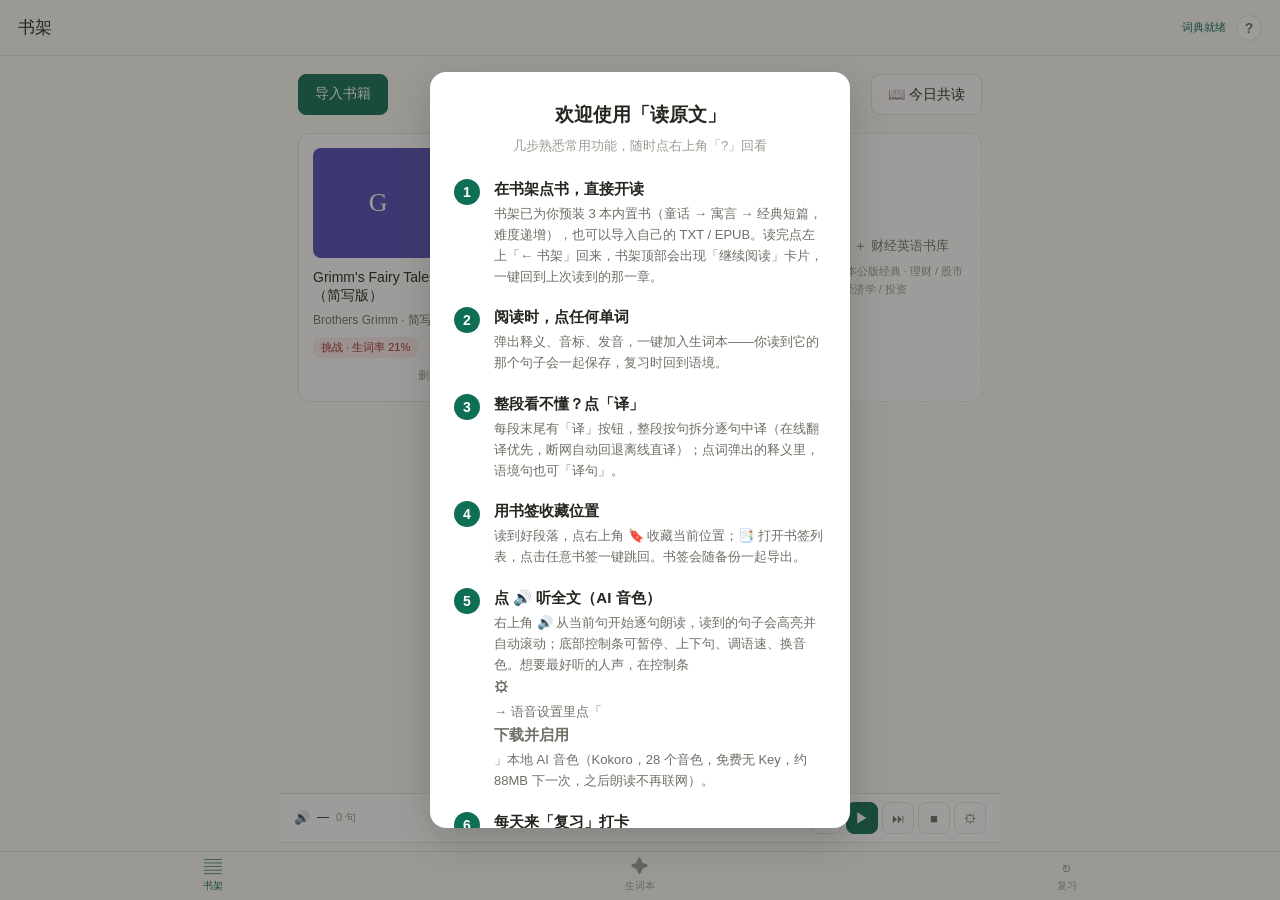
<file: index.html>
<!DOCTYPE html>
<html lang="zh-CN">
<head>
<meta charset="UTF-8">
<meta name="viewport" content="width=device-width, initial-scale=1.0, viewport-fit=cover">
<meta name="theme-color" content="#FAF9F5">
<link rel="icon" href="data:,">
<title>读原文 · 英文辅助阅读</title>
<link rel="stylesheet" href="css/app.css">
</head>
<body>
<header id="topbar">
  <h1 id="page-title">书架</h1>
  <div class="topbar-right">
    <span id="dict-status" class="dict-status">词典加载中…</span>
    <button id="btn-guide" class="btn-guide" title="使用指引">?</button>
  </div>
</header>

<main id="views">

  <section id="view-shelf" class="view">
    <div class="shelf-toolbar">
      <button id="btn-import" class="btn btn-primary">导入书籍</button>
      <input type="file" id="file-input" accept=".txt,.epub" multiple hidden>
      <a class="btn" href="daily/" style="margin-left:auto;text-decoration:none" title="点词即入生词本的每日共读页">📖 今日共读</a>
    </div>
    <div id="shelf-continue" hidden></div>
    <div id="shelf-grid" class="shelf-grid"></div>
    <div id="shelf-empty" class="empty-hint">
      <p>书架还是空的</p>
      <p class="sub">导入 TXT / EPUB，或点击下方示例书开始</p>
    </div>
  </section>

  <section id="view-reader" class="view">
    <div class="reader-toolbar">
      <button id="btn-back" class="btn btn-ghost">← 书架</button>
      <div class="reader-meta">
        <span id="rd-title"></span>
        <span id="rd-chapter"></span>
      </div>
      <div class="reader-actions">
        <button id="btn-tts" class="btn btn-ghost" title="朗读本章">🔊</button>
        <button id="btn-bookmark" class="btn btn-ghost" title="收藏当前位置">🔖</button>
        <button id="btn-bookmark-list" class="btn btn-ghost" title="书签列表">📑</button>
        <button id="btn-font-minus" class="btn btn-ghost" title="缩小字号">A-</button>
        <button id="btn-font-plus" class="btn btn-ghost" title="放大字号">A+</button>
      </div>
    </div>
    <div id="feature-tip" hidden>
      <div class="ft-msg">
        <b>💡 朗读 + 句子翻译 + 书签</b>
        <p>右上角 <b>🔊</b> 一键朗读整章（AI 神经音色逐句跟读，读到哪高亮到哪）；每段末尾的「<b>读</b>」从本段开始，「<b>译</b>」按钮 = 整段逐句中译；点词弹出的释义里也能「<b>译句</b>」。控制条 <b>⚙</b> 里可调语速、换音色，也能「下载并启用」本地 AI 音色（Kokoro，28 个音色）。右上角 <b>🔖</b> 收藏当前位置，<b>📑</b> 打开书签列表一键跳回。</p>
      </div>
      <button id="feature-tip-close" class="btn btn-ghost">知道了</button>
    </div>
    <div class="reader-progress"><div id="progress-bar"></div></div>
    <article id="reader-content" class="reader-content"></article>
    <div class="reader-nav">
      <button id="btn-prev-ch" class="btn">上一章</button>
      <span id="ch-pos"></span>
      <button id="btn-next-ch" class="btn">下一章</button>
    </div>
  </section>

  <section id="view-words" class="view">
    <div class="words-mode">
      <button id="btn-mode-list" class="mode-btn active">列表</button>
      <button id="btn-mode-flash" class="mode-btn">闪卡</button>
    </div>

    <div id="words-panel-list">
      <div class="words-summary" id="words-summary"></div>
      <div id="words-list" class="words-list"></div>
      <div id="words-empty" class="empty-hint"><p>生词本还是空的</p><p class="sub">阅读时点词加入，语境会一起保存</p></div>
      <div class="words-toolbar">
        <button id="btn-backup-export" class="btn btn-ghost">⬇ 导出备份</button>
        <button id="btn-backup-import" class="btn btn-ghost">⬆ 导入备份</button>
        <button id="btn-clear-tr" class="btn btn-ghost">🧹 清空翻译缓存</button>
        <input type="file" id="backup-file" accept=".json,application/json" hidden>
        <p class="backup-hint">换浏览器 / 换手机时：先在这里「导出备份」，再到新浏览器「导入备份」。生词、复习进度、阅读进度都会带走。</p>
        <p class="backup-hint" id="backup-status"></p>
      </div>
    </div>

    <div id="words-panel-flash" hidden>
      <div class="flash-topbar">
        <span id="fc-counter"></span>
        <button id="fc-quit" class="btn btn-ghost">退出闪卡</button>
      </div>
      <div id="flash-card" class="flash-card" hidden></div>
      <div id="flash-empty" class="empty-hint"><p>没有可刷的生词</p><p class="sub">先去阅读，点词加入生词本</p></div>
    </div>
  </section>

  <section id="view-review" class="view">
    <div id="review-home">
      <div class="review-stats" id="review-stats"></div>
      <button id="btn-start-review" class="btn btn-primary btn-big">开始复习</button>
    </div>
    <div id="review-session" hidden>
      <div class="review-progress"><span id="rv-counter"></span></div>
      <div id="review-card" class="review-card"></div>
      <div class="review-actions">
        <button id="rv-submit" class="btn btn-primary">提交</button>
        <button id="rv-next" class="btn btn-primary" hidden>下一题</button>
        <button id="rv-skip" class="btn btn-ghost">跳过</button>
        <button id="rv-quit" class="btn btn-ghost">结束</button>
      </div>
    </div>
  </section>

</main>

<div id="tts-bar" hidden>
  <div class="tts-meta">
    <span class="tts-dot">🔊</span>
    <span id="tts-voice" class="tts-voice-label">—</span>
    <span id="tts-pos" class="tts-pos">0 句</span>
  </div>
  <div class="tts-btns">
    <button id="tts-prev" class="tts-btn" title="上一句" aria-label="上一句">⏮</button>
    <button id="tts-play" class="tts-btn tts-main" title="播放 / 暂停" aria-label="播放或暂停">▶</button>
    <button id="tts-next" class="tts-btn" title="下一句" aria-label="下一句">⏭</button>
    <button id="tts-stop" class="tts-btn" title="停止" aria-label="停止">■</button>
    <button id="tts-set" class="tts-btn" title="语音设置" aria-label="语音设置">⚙</button>
  </div>
</div>

<nav id="tabbar">
  <a href="#/shelf" data-tab="shelf"><span class="tab-ico">▤</span><span>书架</span></a>
  <a href="#/words" data-tab="words"><span class="tab-ico">✦</span><span>生词本</span></a>
  <a href="#/review" data-tab="review"><span class="tab-ico">↻</span><span>复习</span></a>
</nav>

<div id="sheet-backdrop" hidden></div>
<div id="sheet" hidden>
  <div class="sheet-grab"></div>
  <div id="sheet-body"></div>
</div>

<div id="toast" hidden></div>

<div id="guide-overlay" hidden>
  <div id="guide-backdrop"></div>
  <div class="guide-card">
    <h2>欢迎使用「读原文」</h2>
    <p class="guide-sub">几步熟悉常用功能，随时点右上角「?」回看</p>
    <div class="guide-step">
      <span class="guide-num">1</span>
      <div>
        <b>在书架点书，直接开读</b>
        <p>书架已为你预装 3 本内置书（童话 → 寓言 → 经典短篇，难度递增），也可以导入自己的 TXT / EPUB。读完点左上「← 书架」回来，书架顶部会出现「继续阅读」卡片，一键回到上次读到的那一章。</p>
      </div>
    </div>
    <div class="guide-step">
      <span class="guide-num">2</span>
      <div>
        <b>阅读时，点任何单词</b>
        <p>弹出释义、音标、发音，一键加入生词本——你读到它的那个句子会一起保存，复习时回到语境。</p>
      </div>
    </div>
    <div class="guide-step">
      <span class="guide-num">3</span>
      <div>
        <b>整段看不懂？点「译」</b>
        <p>每段末尾有「译」按钮，整段按句拆分逐句中译（在线翻译优先，断网自动回退离线直译）；点词弹出的释义里，语境句也可「译句」。</p>
      </div>
    </div>
    <div class="guide-step">
      <span class="guide-num">4</span>
      <div>
        <b>用书签收藏位置</b>
        <p>读到好段落，点右上角 🔖 收藏当前位置；📑 打开书签列表，点击任意书签一键跳回。书签会随备份一起导出。</p>
      </div>
    </div>
    <div class="guide-step">
      <span class="guide-num">5</span>
      <div>
        <b>点 🔊 听全文（AI 音色）</b>
        <p>右上角 🔊 从当前句开始逐句朗读，读到的句子会高亮并自动滚动；底部控制条可暂停、上下句、调语速、换音色。想要最好听的人声，在控制条 <b>⚙</b> → 语音设置里点「<b>下载并启用</b>」本地 AI 音色（Kokoro，28 个音色，免费无 Key，约 88MB 下一次，之后朗读不再联网）。</p>
      </div>
    </div>
    <div class="guide-step">
      <span class="guide-num">6</span>
      <div>
        <b>每天来「复习」打卡</b>
        <p>系统按遗忘曲线安排语境填空和听音拼写，做几道题，生词慢慢变熟词。</p>
      </div>
    </div>
    <button id="guide-close" class="btn btn-primary btn-big">开始阅读</button>
  </div>
</div>

<!-- lib/jszip.min.js 不在这里同步加载：只有导入 EPUB 才需要，由 js/importer.js 按需注入 -->
<script type="module" src="js/app.js"></script>
</body>
</html>
</file>
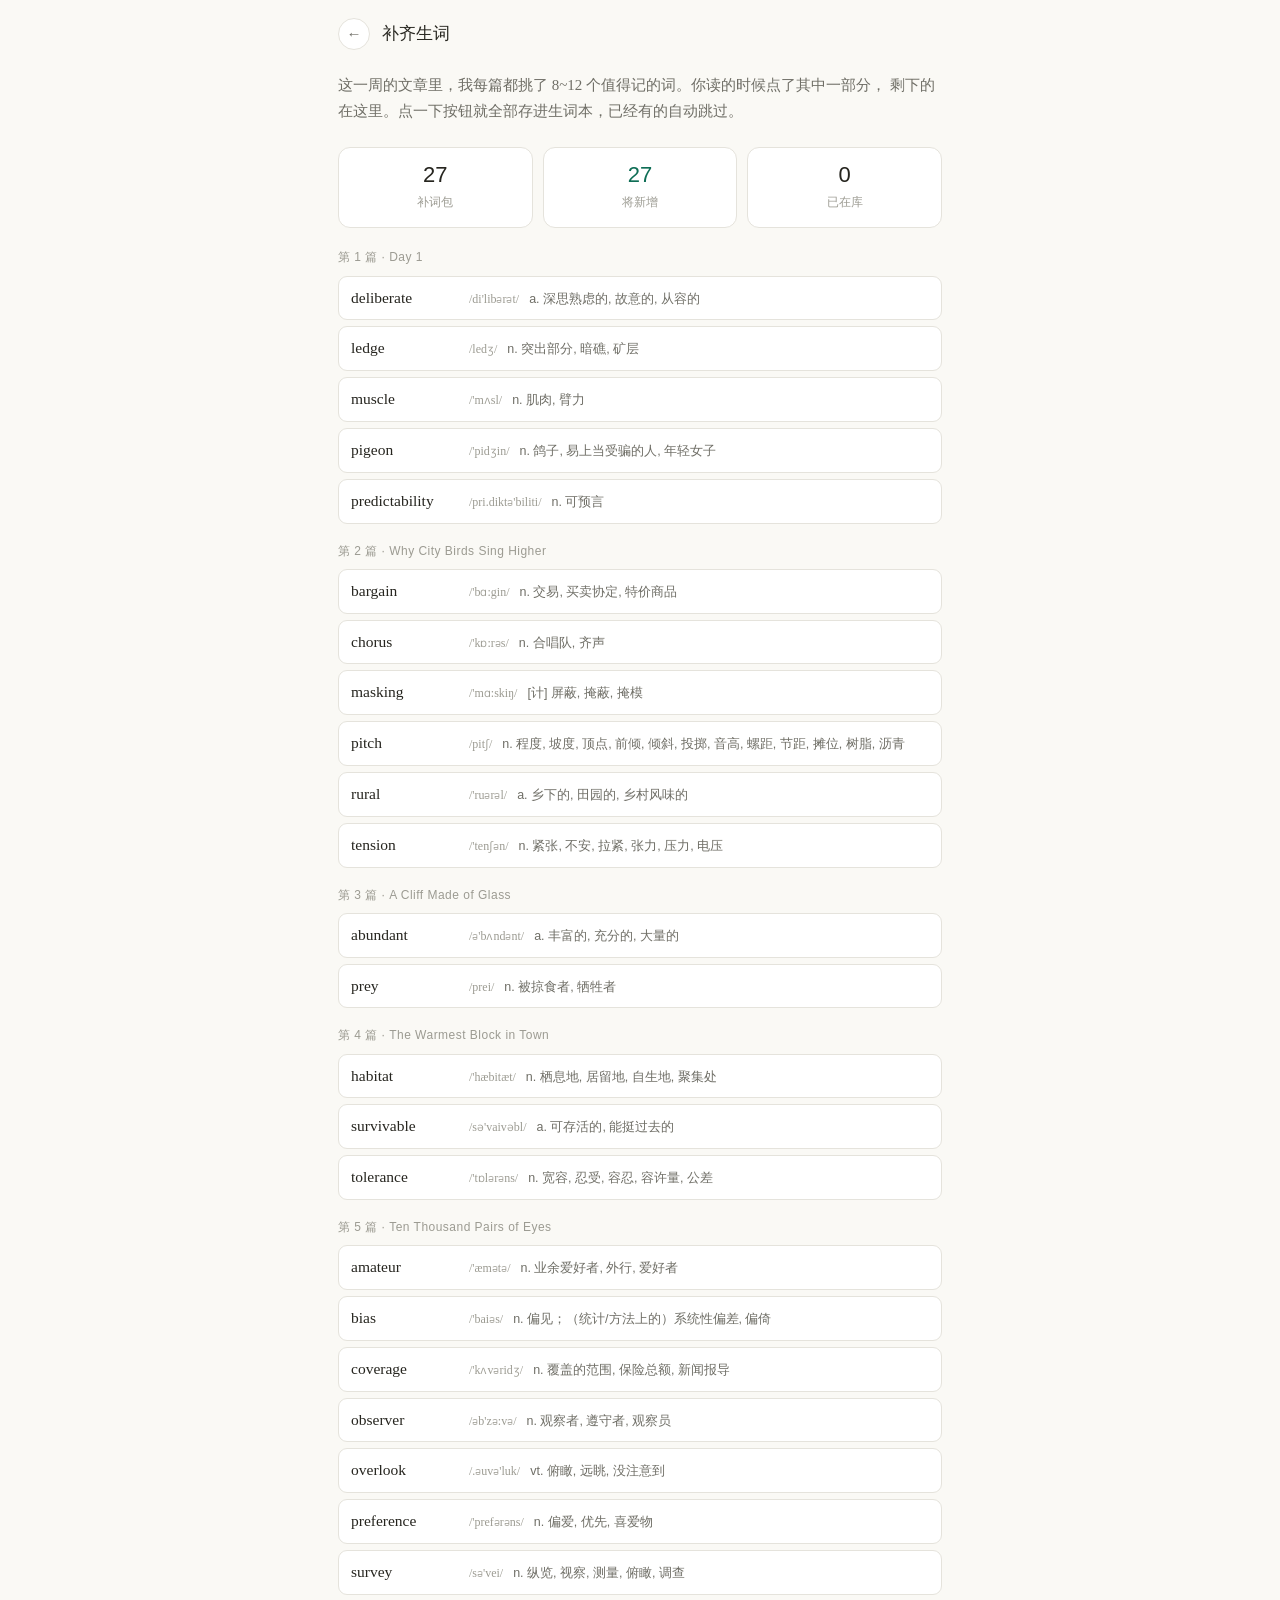
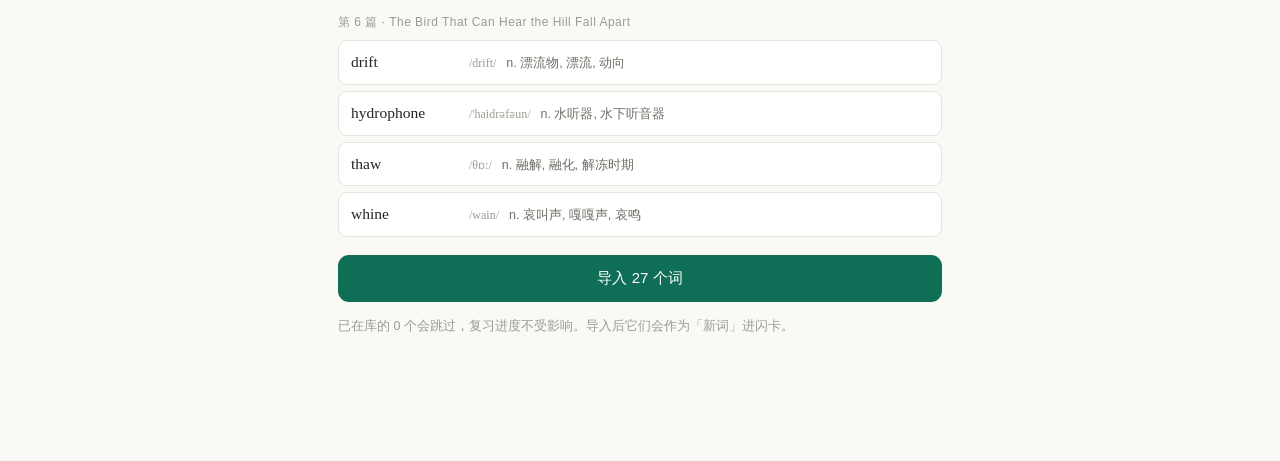
<file: catchup/index.html>
<!DOCTYPE html>
<html lang="zh-CN">
<head>
<meta charset="UTF-8">
<meta name="viewport" content="width=device-width, initial-scale=1.0, viewport-fit=cover">
<meta name="theme-color" content="#FAF9F5">
<link rel="icon" href="data:,">
<title>补齐生词 · 补词包</title>
<link rel="stylesheet" href="../css/app.css">
<style>
  /* `#id { display: ... }` 会压过 [hidden] 的默认 display:none，这里统一兜底，
     否则加载区/结果区会同时露出来（daily 页踩过同一个坑）。 */
  [hidden] { display: none !important; }

  html { font-size: 16px; }
  body {
    background: var(--bg);
    color: var(--ink);
    font-family: var(--ui-font);
    -webkit-text-size-adjust: 100%;
  }
  .c-wrap { max-width: 640px; margin: 0 auto; padding: 18px 18px 60px; }

  .c-top {
    display: flex; align-items: center; gap: 12px;
    margin-bottom: 22px;
  }
  .c-back {
    flex: none; width: 32px; height: 32px; border-radius: 50%;
    display: grid; place-items: center; text-decoration: none;
    font-size: 15px; color: var(--ink-2);
    background: var(--surface); border: 0.5px solid var(--line);
  }
  .c-back:active { background: var(--accent-soft); color: var(--accent); }
  .c-title { font-size: 17px; font-weight: 500; }

  .c-lead {
    font-family: var(--reader-font); font-size: 15px; line-height: 1.75;
    color: var(--ink-2); margin: 0 0 22px;
  }

  .c-stats { display: flex; gap: 10px; margin-bottom: 20px; }
  .c-stat {
    flex: 1; padding: 14px 12px; border-radius: 12px;
    background: var(--surface); border: 0.5px solid var(--line);
    text-align: center;
  }
  .c-stat b { display: block; font-size: 22px; font-weight: 500; line-height: 1.2; }
  .c-stat span { font-size: 11.5px; color: var(--ink-3); }
  .c-stat.is-new b { color: var(--accent); }

  .c-group { margin-bottom: 18px; }
  .c-group h3 {
    font-size: 12px; font-weight: 500; letter-spacing: .04em;
    color: var(--ink-3); margin: 0 0 8px; text-transform: none;
  }
  .c-word {
    display: flex; align-items: baseline; gap: 10px;
    padding: 9px 12px; border-radius: 9px;
    background: var(--surface); border: 0.5px solid var(--line);
    margin-bottom: 6px;
  }
  .c-word .w {
    font-family: var(--reader-font); font-size: 15.5px; min-width: 108px;
  }
  .c-word .p { font-size: 12px; color: var(--ink-3); font-family: var(--reader-font); }
  .c-word .t {
    font-size: 12.5px; color: var(--ink-2); flex: 1;
    overflow: hidden; text-overflow: ellipsis; white-space: nowrap;
  }
  .c-word.is-have { opacity: .5; }
  .c-word.is-have .w::after {
    content: '已有'; font-size: 10px; font-family: var(--ui-font);
    color: var(--ink-3); margin-left: 6px;
  }

  .c-btn {
    width: 100%; padding: 14px; border-radius: 11px; border: none;
    font-family: var(--ui-font); font-size: 15px; cursor: pointer;
    background: var(--accent); color: #fff;
  }
  .c-btn:disabled { opacity: .5; cursor: default; }
  .c-btn.ghost {
    background: var(--surface); color: var(--ink);
    border: 0.5px solid var(--line); margin-top: 10px;
  }
  .c-btn.ghost:active { background: var(--accent-soft); }

  .c-hint { font-size: 12.5px; color: var(--ink-3); line-height: 1.7; margin-top: 14px; }
  .c-done-box {
    padding: 20px; border-radius: 12px; text-align: center;
    background: var(--surface); border: 0.5px solid var(--line);
  }
  .c-done-box b { font-size: 26px; font-weight: 500; color: var(--accent); }
  .c-done-box p { font-size: 13.5px; color: var(--ink-2); margin: 8px 0 0; }
  .c-err { color: var(--danger); font-size: 13.5px; line-height: 1.7; }
</style>
</head>
<body>
<div class="c-wrap">
  <div class="c-top">
    <a class="c-back" href="../#/words" aria-label="返回生词本">←</a>
    <span class="c-title">补齐生词</span>
  </div>

  <p class="c-lead">
    这一周的文章里，我每篇都挑了 8~12 个值得记的词。你读的时候点了其中一部分，
    剩下的在这里。点一下按钮就全部存进生词本，已经有的自动跳过。
  </p>

  <div id="c-loading" class="c-hint">正在读取词库…</div>
  <div id="c-error" class="c-err" hidden></div>

  <div id="c-body" hidden>
    <div class="c-stats">
      <div class="c-stat"><b id="c-total">0</b><span>补词包</span></div>
      <div class="c-stat is-new"><b id="c-new">0</b><span>将新增</span></div>
      <div class="c-stat"><b id="c-have">0</b><span>已在库</span></div>
    </div>

    <div id="c-list"></div>

    <button id="c-go" class="c-btn">导入</button>
    <p class="c-hint" id="c-note"></p>
  </div>

  <div id="c-done" hidden>
    <div class="c-done-box">
      <b id="c-added">0</b>
      <p>个词已存进生词本</p>
    </div>
    <button id="c-flash" class="c-btn" style="margin-top:16px">开始刷闪卡</button>
    <a class="c-btn ghost" href="../#/words" style="display:block;text-align:center;text-decoration:none;line-height:1.4;box-sizing:border-box">回生词本看看</a>
    <p class="c-hint">新词会按每轮 8 个进闪卡，刷完一轮自动进入下一次。想再来补的时候，重新打开这个页面就行。</p>
  </div>
</div>
<script type="module" src="./catchup.js"></script>
</body>
</html>
</file>
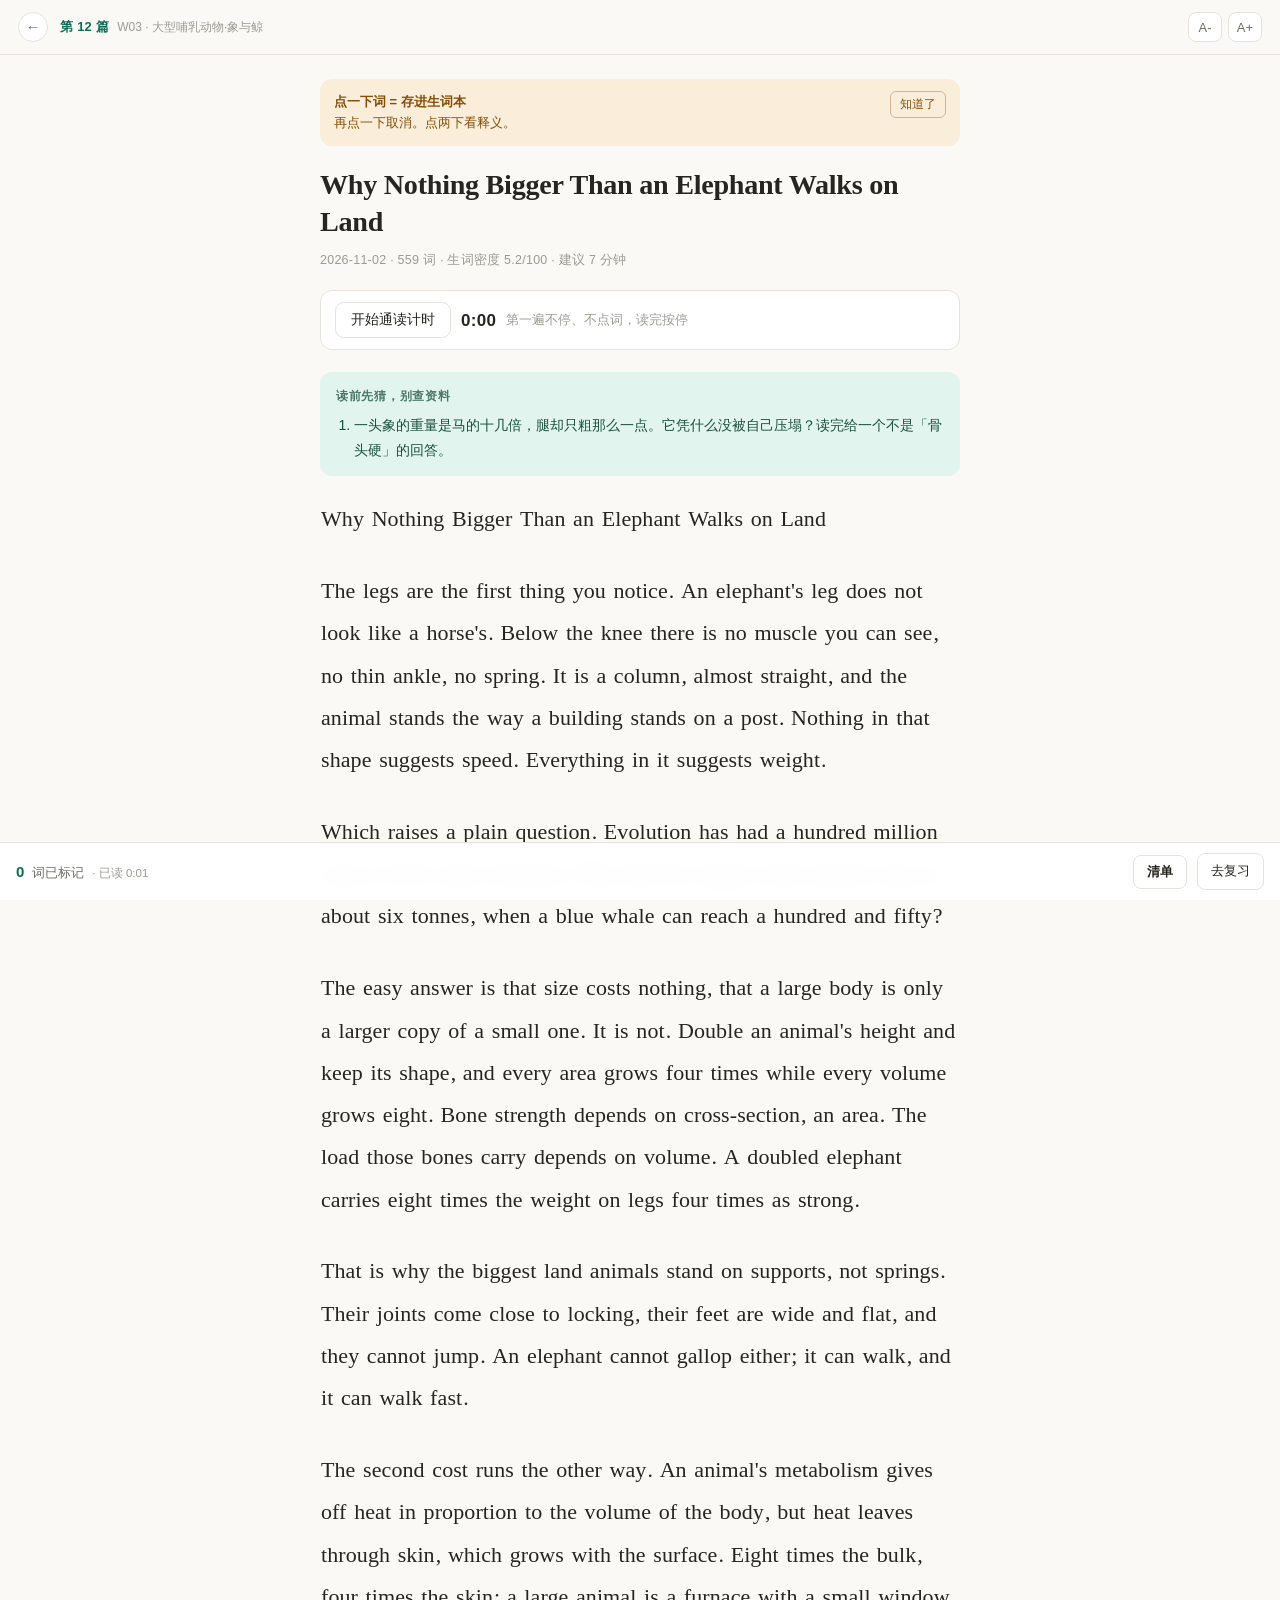
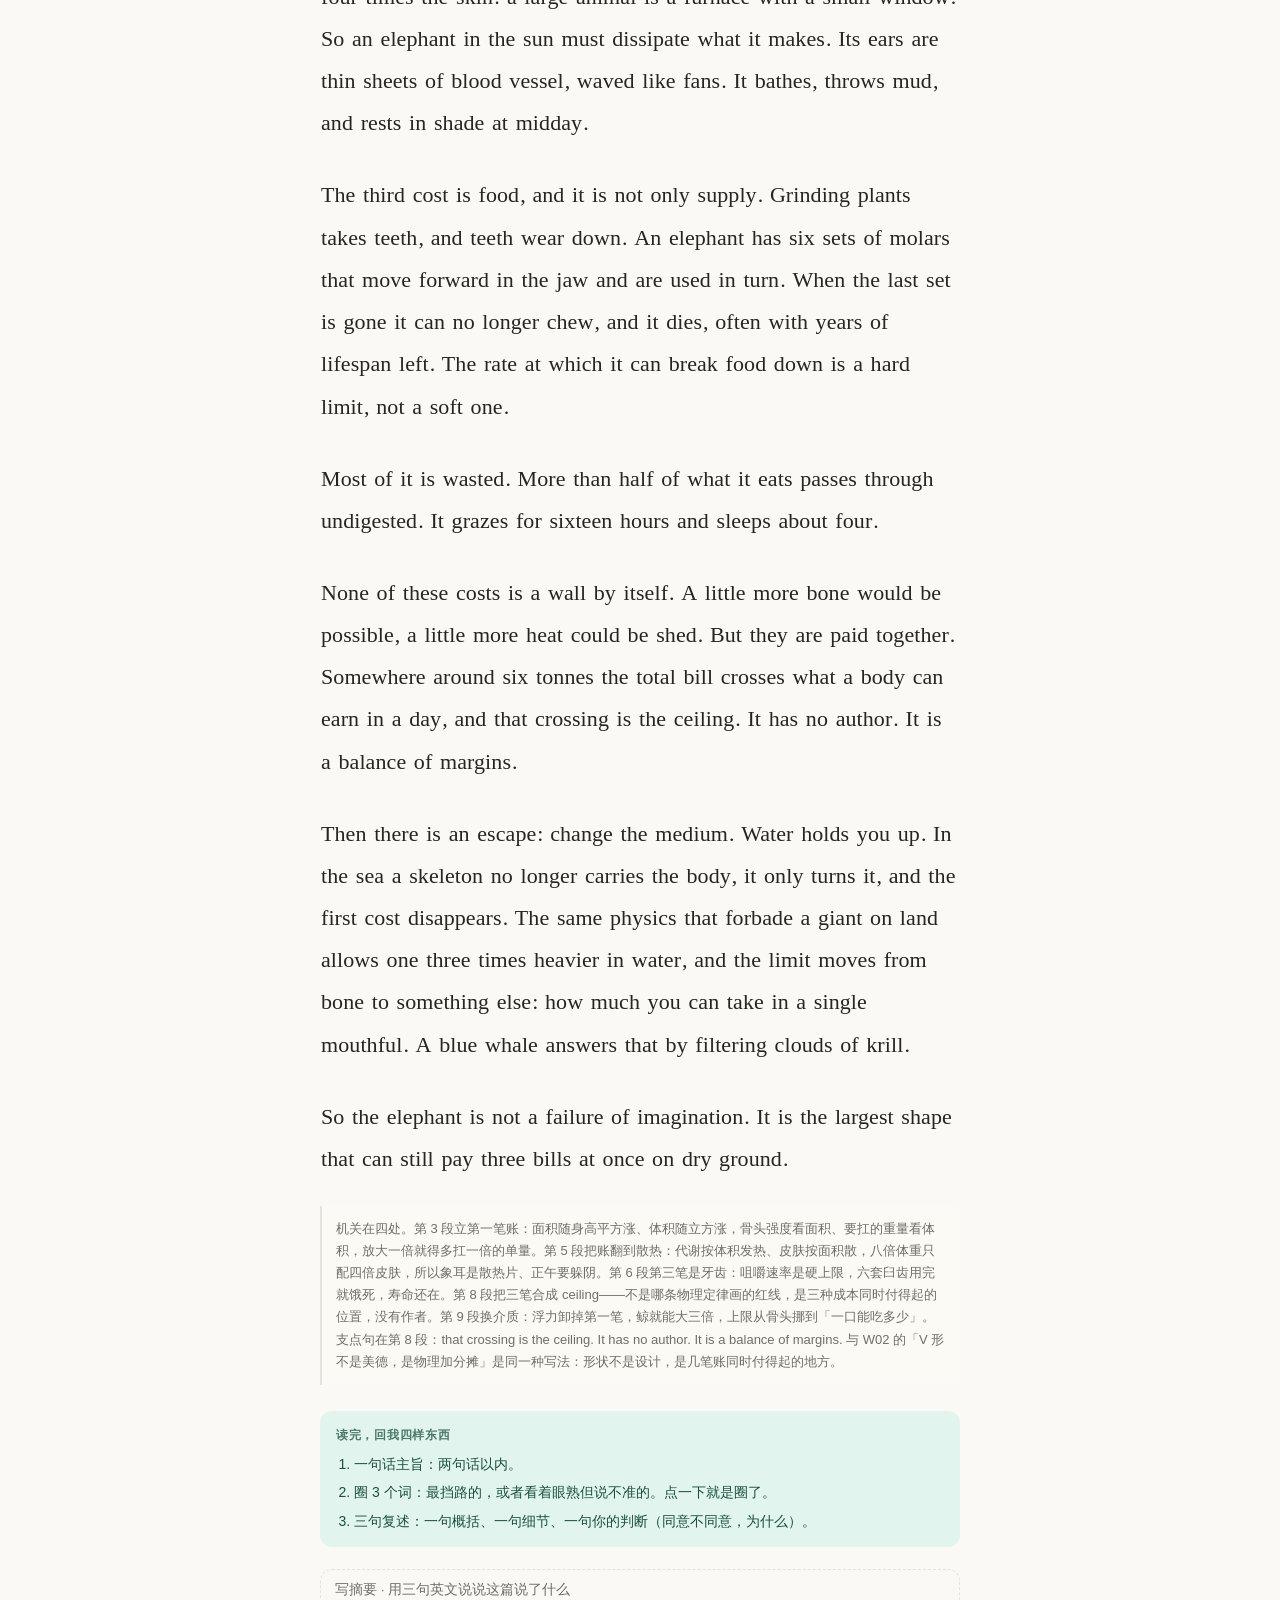
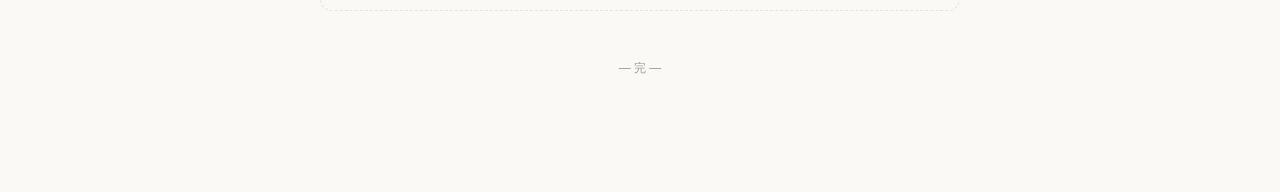
<file: daily/index.html>
<!DOCTYPE html>
<html lang="zh-CN">
<head>
<meta charset="UTF-8">
<meta name="viewport" content="width=device-width, initial-scale=1.0, viewport-fit=cover">
<meta name="theme-color" content="#FAF9F5">
<link rel="icon" href="data:,">
<title>今日共读 · 读原文</title>
<link rel="stylesheet" href="../css/app.css">
<style>
  /* hidden 必须压过 ID 选择器里的 display。
     #d-sheet / #d-tip 用了 `#id { display: flex }`，优先级高于浏览器对 [hidden] 的默认
     `display: none`，结果 hidden 失效：#d-sheet 全屏盖在正文上，吃掉所有点击。 */
  [hidden] { display: none !important; }

  html { font-size: 16px; }
  body {
    padding-bottom: 104px;
    background: var(--bg);
    -webkit-text-size-adjust: 100%;
  }

  /* ---------- 顶栏 ---------- */
  #d-top {
    position: sticky; top: 0; z-index: 20;
    display: flex; align-items: center; gap: 12px;
    padding: 12px 18px;
    background: rgba(250,249,245,0.94);
    backdrop-filter: blur(8px);
    border-bottom: 0.5px solid var(--line);
  }
  #d-back {
    flex: none;
    width: 30px; height: 30px; border-radius: 50%;
    display: grid; place-items: center;
    text-decoration: none; font-size: 15px;
    color: var(--ink-2); background: var(--surface);
    border: 0.5px solid var(--line);
  }
  #d-back:active { background: var(--accent-soft); color: var(--accent); }
  #d-meta { flex: 1; min-width: 0; display: flex; align-items: baseline; gap: 8px; }
  #d-day { font-size: 13px; font-weight: 600; color: var(--accent); letter-spacing: 0.02em; }
  #d-theme {
    font-size: 12px; color: var(--ink-3);
    overflow: hidden; text-overflow: ellipsis; white-space: nowrap;
  }
  #d-font { flex: none; display: flex; gap: 6px; }
  #d-font button {
    font-family: var(--ui-font); font-size: 13px;
    min-width: 34px; height: 30px; border-radius: 8px;
    border: 0.5px solid var(--line); background: var(--surface); color: var(--ink-2);
    cursor: pointer;
  }
  #d-font button:active { background: var(--accent-soft); color: var(--accent); }

  #d-progress { position: sticky; top: 55px; z-index: 19; height: 2px; background: transparent; }
  #d-bar { height: 100%; width: 0; background: var(--accent); opacity: .5; transition: width .12s linear; }

  /* ---------- 正文 ---------- */
  #d-main { max-width: 680px; margin: 0 auto; padding: 22px 20px 0; }

  #d-head { margin-bottom: 20px; }
  #d-title {
    font-family: var(--reader-font);
    font-size: calc(var(--fs) * 1.28);
    line-height: 1.32;
    font-weight: 600;
    letter-spacing: -0.01em;
    margin-bottom: 10px;
  }
  #d-sub { font-size: 12.5px; color: var(--ink-3); letter-spacing: .02em; }

  .d-box {
    background: var(--accent-soft);
    border-radius: var(--radius);
    padding: 14px 16px;
    margin: 0 0 22px;
    font-size: 14px;
    line-height: 1.75;
    color: #1B4F3F;
  }
  .d-box b { display: block; font-size: 12px; letter-spacing: .06em; opacity: .75; margin-bottom: 6px; font-weight: 600; }
  .d-box ol { margin: 0; padding-left: 18px; }
  .d-box li { margin-bottom: 4px; }
  .d-box li:last-child { margin-bottom: 0; }

  #d-article {
    font-family: var(--reader-font);
    font-size: var(--fs);
    line-height: 1.92;
    letter-spacing: 0.004em;
    color: var(--ink);
  }
  #d-article p { margin: 0 0 1.35em; }
  #d-article p:last-child { margin-bottom: 0; }

  .tok {
    cursor: pointer;
    border-radius: 3px;
    padding: 0 1px;
    transition: background-color .1s;
    -webkit-tap-highlight-color: transparent;
  }
  .tok:hover { background: #EFEDE4; }
  .tok:active { background: #E6E2D4; }
  .tok.saved {
    background: var(--accent-soft);
    box-shadow: inset 0 -1.5px 0 rgba(15,110,86,.55);
  }
  .tok.tapped {
    background: var(--warn-soft);
    box-shadow: inset 0 -1.5px 0 rgba(133,79,11,.5);
  }

  #d-note {
    margin-top: 26px; padding: 12px 14px;
    border-left: 2px solid var(--line);
    font-size: 13px; line-height: 1.7; color: var(--ink-2);
    background: #FCFAF4;
    border-radius: 0 8px 8px 0;
  }
  #d-end { text-align: center; color: var(--ink-3); font-size: 12px; padding: 26px 0 10px; }

  /* ---------- 底部常驻条 ---------- */
  #d-dock {
    position: fixed; left: 0; right: 0; bottom: 0; z-index: 30;
    display: flex; align-items: center; gap: 10px;
    padding: 10px 16px calc(10px + env(safe-area-inset-bottom));
    background: rgba(255,255,255,.96);
    backdrop-filter: blur(10px);
    border-top: 0.5px solid var(--line);
  }
  #d-count {
    flex: 1; min-width: 0; font-size: 13px; color: var(--ink-2);
    display: flex; align-items: baseline; gap: 8px;
    overflow: hidden; white-space: nowrap;
  }
  #d-count b { color: var(--accent); font-size: 15px; font-weight: 600; }
  #d-clock { font-size: 11.5px; color: var(--ink-3); font-variant-numeric: tabular-nums; }
  #d-dock button, #d-dock a {
    flex: none;
    font-family: var(--ui-font); font-size: 13px;
    padding: 7px 13px; border-radius: 8px;
    border: 0.5px solid var(--line); background: var(--surface);
    color: var(--ink); text-decoration: none; cursor: pointer;
  }
  #d-open-list { background: var(--accent-soft); border-color: transparent; color: var(--accent); font-weight: 600; }

  /* ---------- 弹层 ---------- */
  #d-sheet { position: fixed; inset: 0; z-index: 40; background: rgba(38,37,31,.32); display: flex; align-items: flex-end; }
  #d-sheet-card {
    position: relative;
    width: 100%; max-height: 82vh; overflow-y: auto;
    background: var(--surface);
    border-radius: 16px 16px 0 0;
    padding: 20px 20px calc(22px + env(safe-area-inset-bottom));
    animation: d-up .18s ease-out;
  }
  @keyframes d-up { from { transform: translateY(14px); opacity: .6 } to { transform: none; opacity: 1 } }
  #d-sheet-x {
    position: absolute; top: 12px; right: 14px;
    width: 28px; height: 28px; border-radius: 50%;
    border: none; background: #F2F0E9; color: var(--ink-2);
    font-size: 17px; line-height: 1; cursor: pointer;
  }
  /* 查词卡样式已统一到 css/app.css（.wc-* 一组），渲染见 js/wordcard.js。
     这里只留下清单空态，它只在「复制清单」弹层里用。 */
  .sh-empty { text-align: center; color: var(--ink-3); font-size: 13.5px; padding: 26px 0; line-height: 1.8; }

  .lg-title { font-size: 15px; font-weight: 600; margin-bottom: 4px; }
  .lg-sub { font-size: 12px; color: var(--ink-3); margin-bottom: 16px; }
  .lg-row {
    display: flex; align-items: baseline; gap: 10px;
    padding: 10px 0; border-bottom: 0.5px solid var(--line);
    font-size: 14px;
  }
  .lg-row:last-of-type { border-bottom: none; }
  .lg-w { font-family: var(--reader-font); font-size: 17px; flex: none; }
  .lg-ph { font-size: 11.5px; color: var(--ink-3); flex: none; }
  .lg-tr {
    flex: 1; min-width: 0; color: var(--ink-2); font-size: 12.5px;
    overflow: hidden; text-overflow: ellipsis; white-space: nowrap;
  }
  .lg-tools { display: flex; gap: 8px; margin-top: 18px; }
  .lg-tools button {
    flex: 1; font-family: var(--ui-font); font-size: 13.5px;
    padding: 11px 12px; border-radius: 9px;
    border: 0.5px solid var(--line); background: var(--surface); color: var(--ink); cursor: pointer;
  }
  .lg-tools .primary { background: var(--accent); border-color: var(--accent); color: #fff; font-weight: 500; }

  /* ---------- 提示 / 错误 ---------- */
  #d-tip {
    display: flex; align-items: flex-start; gap: 10px;
    background: var(--warn-soft); color: var(--warn);
    border-radius: var(--radius); padding: 12px 14px; margin-bottom: 20px;
    font-size: 13px; line-height: 1.65;
  }
  #d-tip b { font-size: 13px; }
  #d-tip button {
    flex: none; font-family: var(--ui-font); font-size: 12px;
    padding: 4px 9px; border-radius: 6px; border: 0.5px solid rgba(133,79,11,.35);
    background: transparent; color: var(--warn); cursor: pointer; margin-left: auto;
  }
  #d-error {
    background: var(--danger-soft); color: var(--danger);
    border-radius: var(--radius); padding: 14px 16px;
    font-size: 13.5px; line-height: 1.75; margin-bottom: 18px;
  }
  #d-error code {
    display: block; margin-top: 8px; padding: 8px 10px;
    background: rgba(255,255,255,.7); border-radius: 6px;
    font-size: 12.5px; color: #7A2222; word-break: break-all;
  }
  /* ---------- 通读计时器 ---------- */
  #d-timer {
    display: flex; align-items: center; gap: 10px; flex-wrap: wrap;
    padding: 11px 14px; margin: 0 0 22px;
    background: var(--surface); border: 0.5px solid var(--line);
    border-radius: var(--radius);
    font-size: 13px; color: var(--ink-2);
  }
  #d-timer-btn {
    flex: none; font-family: var(--ui-font); font-size: 13.5px; font-weight: 500;
    padding: 8px 15px; border-radius: 9px; cursor: pointer;
    border: 0.5px solid var(--line); background: var(--surface); color: var(--ink);
  }
  #d-timer-btn.on { background: var(--accent); border-color: var(--accent); color: #fff; }
  #d-timer-clock {
    flex: none; font-variant-numeric: tabular-nums;
    font-size: 17px; font-weight: 600; color: var(--ink); letter-spacing: .02em;
  }
  #d-timer-clock.on { color: var(--danger); }
  #d-timer-hint { flex: 1; min-width: 132px; font-size: 12.5px; color: var(--ink-3); line-height: 1.5; }
  #d-timer-done { flex: 1 1 100%; font-size: 13.5px; color: var(--ink); line-height: 1.7; }
  #d-timer-done b { font-size: 16px; color: var(--accent); }

  /* ---------- 写摘要（读后三句，写不写完全自愿） ---------- */
  #d-write { margin: 0 0 22px; }
  #d-write-open {
    display: block; width: 100%; box-sizing: border-box; text-align: left; cursor: pointer;
    font-family: var(--ui-font); font-size: 13.5px; color: var(--ink-2);
    padding: 11px 14px; border-radius: var(--radius);
    border: 0.5px dashed var(--line); background: transparent;
  }
  #d-write-open:active { color: var(--accent); border-color: var(--accent); }
  #d-write-panel {
    padding: 12px 14px; border-radius: var(--radius);
    border: 0.5px solid var(--line); background: var(--surface);
  }
  #d-write-text {
    display: block; width: 100%; box-sizing: border-box; resize: vertical;
    font-family: var(--reader-font); font-size: 15px; line-height: 1.7;
    color: var(--ink); padding: 10px 12px; border-radius: 8px;
    border: 0.5px solid var(--line); background: var(--bg); outline: none;
  }
  #d-write-text:focus { border-color: var(--accent); }
  #d-write-meta {
    display: flex; gap: 10px; align-items: baseline;
    font-size: 12px; color: var(--ink-3); margin-top: 8px;
  }
  #d-write-tools { display: flex; gap: 8px; margin-top: 10px; }
  #d-write-tools button {
    flex: 1; font-family: var(--ui-font); font-size: 13.5px;
    padding: 9px 12px; border-radius: 9px; cursor: pointer;
    border: 0.5px solid var(--line); background: var(--surface); color: var(--ink);
  }
  #d-write-save { background: var(--accent); border-color: var(--accent); color: #fff; font-weight: 500; }

  #d-toast {
    position: fixed; left: 50%; bottom: 84px; transform: translateX(-50%);
    z-index: 50; max-width: 84vw;
    padding: 9px 16px; border-radius: 999px;
    background: rgba(38,37,31,.92); color: #FAF9F5;
    font-size: 13px; line-height: 1.4;
    animation: d-up .16s ease-out;
  }
  @media (max-width: 420px) {
    #d-main { padding: 18px 16px 0; }
    #d-dock { padding-left: 12px; padding-right: 12px; }
  }
</style>
</head>
<body>

<header id="d-top">
  <a id="d-back" href="../index.html#/shelf" title="回书架">←</a>
  <div id="d-meta">
    <span id="d-day">Day —</span>
    <span id="d-theme"></span>
  </div>
  <div id="d-font">
    <button id="d-fm" title="缩小字号">A-</button>
    <button id="d-fp" title="放大字号">A+</button>
  </div>
</header>
<div id="d-progress"><div id="d-bar"></div></div>

<main id="d-main">
  <div id="d-error" hidden></div>
  <div id="d-tip" hidden>
    <span><b>点一下词 = 存进生词本</b><br>再点一下取消。点两下看释义。</span>
    <button id="d-tip-close">知道了</button>
  </div>

  <div id="d-head">
    <h1 id="d-title"></h1>
    <div id="d-sub"></div>
  </div>

  <div id="d-timer">
    <button id="d-timer-btn" type="button">开始通读计时</button>
    <span id="d-timer-clock">0:00</span>
    <span id="d-timer-hint">第一遍不停、不点词，读完按停</span>
    <span id="d-timer-done" hidden></span>
  </div>

  <section id="d-before" class="d-box" hidden></section>
  <article id="d-article"></article>
  <p id="d-note" hidden></p>
  <section id="d-after" class="d-box" hidden style="margin-top:26px"></section>

  <section id="d-write">
    <button id="d-write-open" type="button">写摘要 · 用三句英文说说这篇说了什么</button>
    <div id="d-write-panel" hidden>
      <textarea id="d-write-text" rows="5" spellcheck="false"
        placeholder="先一句话说这篇文章讲什么（what + why），再补一句你觉得有意思的细节。写错没关系，写完就行。"></textarea>
      <div id="d-write-meta"><span id="d-write-count">0 词</span><span id="d-write-saved"></span></div>
      <div id="d-write-tools">
        <button id="d-write-save" type="button">保存</button>
        <button id="d-write-copy" type="button">复制给我批改</button>
      </div>
    </div>
  </section>

  <div id="d-end">— 完 —</div>
</main>

<div id="d-dock">
  <span id="d-count"><b id="d-n">0</b> 词已标记 <span id="d-clock"></span></span>
  <button id="d-open-list">清单</button>
  <a id="d-go-review" href="../index.html#/review">去复习</a>
</div>

<div id="d-sheet" hidden>
  <div id="d-sheet-card">
    <button id="d-sheet-x" title="关闭">×</button>
    <div id="d-sheet-body"></div>
  </div>
</div>

<div id="d-toast" hidden></div>

<script type="module" src="../js/daily.js"></script>
</body>
</html>
</file>
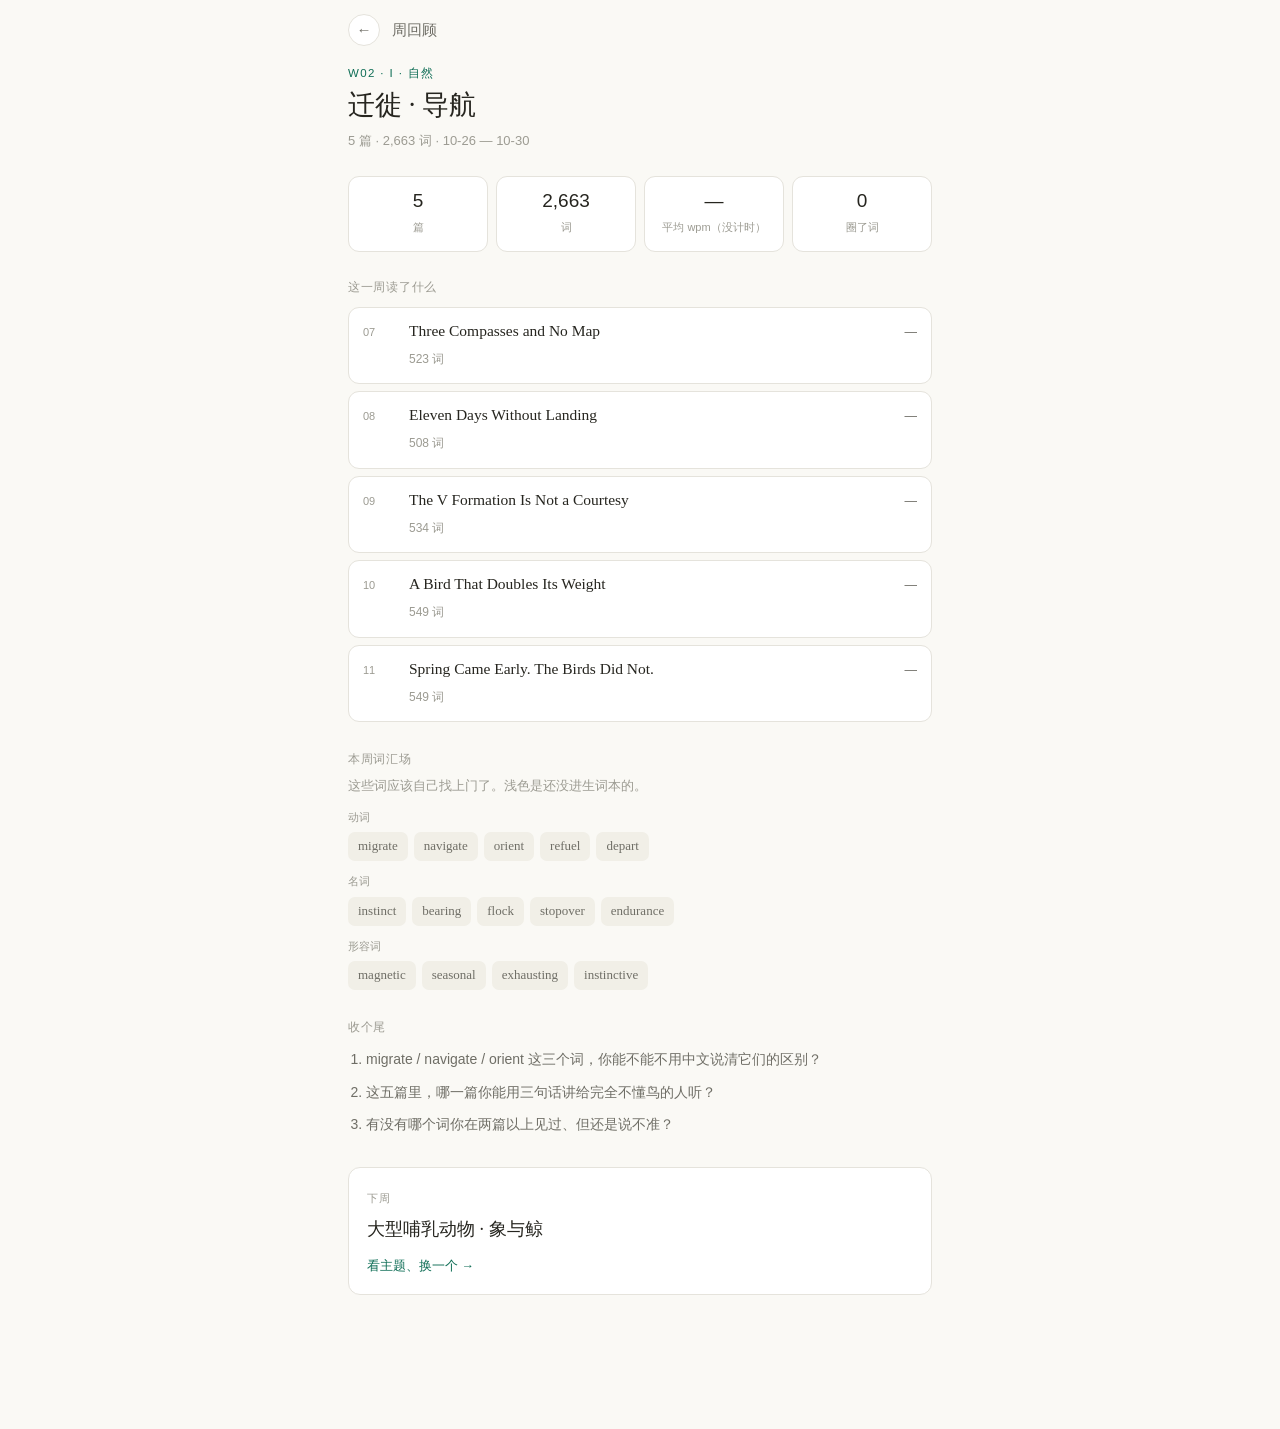
<file: weekly/index.html>
<!DOCTYPE html>
<html lang="zh-CN">
<head>
<meta charset="UTF-8">
<meta name="viewport" content="width=device-width, initial-scale=1.0, viewport-fit=cover">
<meta name="theme-color" content="#FAF9F5">
<link rel="icon" href="data:,">
<title>周回顾 · 英语阅读</title>
<link rel="stylesheet" href="../css/app.css">
<style>
  [hidden] { display: none !important; }

  html { font-size: 16px; }
  body {
    background: var(--bg);
    color: var(--ink);
    font-family: var(--ui-font);
    -webkit-text-size-adjust: 100%;
  }
  .w-wrap { max-width: 620px; margin: 0 auto; padding: 0 18px 70px; }

  .w-top {
    display: flex; align-items: center; gap: 12px;
    padding: 14px 0 18px;
  }
  .w-back {
    flex: none; width: 32px; height: 32px; border-radius: 50%;
    display: grid; place-items: center; text-decoration: none;
    font-size: 15px; color: var(--ink-2);
    background: var(--surface); border: 0.5px solid var(--line);
  }
  .w-top .t { font-size: 15px; color: var(--ink-2); }

  .w-hero { margin-bottom: 24px; }
  .w-kicker {
    font-size: 11.5px; letter-spacing: .12em; color: var(--accent);
    font-weight: 500; margin-bottom: 6px;
  }
  .w-hero h1 {
    font-family: var(--reader-font); font-size: 27px; font-weight: 500;
    line-height: 1.3; margin: 0 0 8px;
  }
  .w-hero .w-sub {
    font-size: 13px; color: var(--ink-3); margin: 0; line-height: 1.6;
  }

  .w-stats {
    display: flex; gap: 8px; margin-bottom: 26px;
  }
  .w-stat {
    flex: 1; padding: 12px 8px; border-radius: 11px; text-align: center;
    background: var(--surface); border: 0.5px solid var(--line);
  }
  .w-stat b { display: block; font-size: 19px; font-weight: 500; line-height: 1.25; }
  .w-stat span { font-size: 11px; color: var(--ink-3); }

  .w-sec-title {
    font-size: 12px; letter-spacing: .06em; color: var(--ink-3);
    margin: 0 0 10px; font-weight: 500;
  }

  /* 文章行 */
  .r-item {
    display: flex; gap: 12px; align-items: baseline;
    padding: 13px 14px; border-radius: 11px; text-decoration: none;
    background: var(--surface); border: 0.5px solid var(--line);
    margin-bottom: 7px; color: var(--ink);
  }
  .r-item:active { background: var(--accent-soft); }
  .r-item .n {
    flex: none; font-size: 11px; color: var(--ink-3); width: 34px;
    font-variant-numeric: tabular-nums;
  }
  .r-item .body { flex: 1; min-width: 0; }
  .r-item .ttl {
    font-family: var(--reader-font); font-size: 15.5px; line-height: 1.35;
    display: block; margin-bottom: 3px;
  }
  .r-item .k { font-size: 12px; color: var(--ink-3); }
  .r-item .meta {
    flex: none; text-align: right; font-size: 11px; color: var(--ink-3);
    line-height: 1.5; font-variant-numeric: tabular-nums;
  }
  .r-item .meta b { display: block; color: var(--ink-2); font-weight: 500; font-size: 12.5px; }

  .w-block { margin-top: 28px; }
  .w-note { font-size: 12.5px; color: var(--ink-3); line-height: 1.7; margin: -4px 0 12px; }

  .r-field { margin-bottom: 12px; }
  .r-field .lbl { font-size: 11px; color: var(--ink-3); margin-bottom: 6px; }
  .r-chips { display: flex; flex-wrap: wrap; gap: 6px; }
  .r-chip {
    font-family: var(--reader-font); font-size: 13px;
    padding: 4px 10px; border-radius: 7px;
    background: #F1EFE7; color: var(--ink-2);
  }
  .r-chip.have { background: var(--accent-soft); color: var(--accent); }

  .r-close-list { margin: 0; padding-left: 18px; }
  .r-close-list li {
    font-size: 14px; line-height: 1.75; color: var(--ink-2); margin-bottom: 8px;
  }

  .w-next {
    display: block; margin-top: 30px; padding: 16px 18px;
    border-radius: 12px; text-decoration: none; color: var(--ink);
    background: var(--surface); border: 0.5px solid var(--line);
  }
  .w-next .k { font-size: 11px; color: var(--ink-3); letter-spacing: .06em; }
  .w-next b {
    display: block; font-family: var(--reader-font); font-size: 18px;
    font-weight: 500; margin: 6px 0 8px;
  }
  .w-next .a { font-size: 12.5px; color: var(--accent); }

  /* 候选主题卡 */
  .p-opt {
    padding: 16px 16px 14px; border-radius: 12px; margin-bottom: 10px;
    background: var(--surface); border: 1px solid var(--line);
    cursor: pointer; transition: border-color .15s, background .15s;
  }
  .p-opt.on { border-color: var(--accent); background: #FCFBF6; }
  .p-opt .hd { display: flex; align-items: baseline; gap: 8px; margin-bottom: 6px; }
  .p-opt .ttl {
    font-family: var(--reader-font); font-size: 19px; font-weight: 500; flex: 1;
  }
  .p-opt .pick {
    font-size: 10.5px; padding: 2px 7px; border-radius: 20px;
    background: #F1EFE7; color: var(--ink-3);
  }
  .p-opt.on .pick { background: var(--accent); color: #fff; }
  .p-opt .line {
    font-size: 13.5px; line-height: 1.65; color: var(--ink-2); margin: 0 0 8px;
    font-family: var(--reader-font);
  }
  .p-opt .tags { display: flex; gap: 8px; font-size: 11px; color: var(--ink-3); }
  .p-opt .tags em { font-style: normal; color: var(--warn); }

  .p-angle { display: flex; gap: 10px; padding: 9px 0; border-top: 0.5px solid var(--line); }
  .p-angle:first-child { border-top: none; }
  .p-angle .d {
    flex: none; width: 26px; font-size: 11px; color: var(--ink-3); padding-top: 2px;
  }
  .p-angle .c { flex: 1; }
  .p-angle .k { font-size: 13px; font-weight: 500; display: block; margin-bottom: 2px; }
  .p-angle .l { font-size: 12.5px; color: var(--ink-3); line-height: 1.6; }

  .w-btn {
    width: 100%; padding: 14px; border-radius: 11px; border: none;
    font-family: var(--ui-font); font-size: 15px; cursor: pointer;
    background: var(--accent); color: #fff; margin-top: 18px;
  }
  .w-btn:disabled { opacity: .55; }
  .w-hint { font-size: 12px; color: var(--ink-3); line-height: 1.7; margin-top: 12px; text-align: center; }
  .w-err { color: var(--danger); font-size: 13.5px; line-height: 1.7; }
</style>
</head>
<body>
<div class="w-wrap">
  <div class="w-top">
    <a class="w-back" href="../#/shelf" aria-label="返回">←</a>
    <span class="t" id="w-crumb">周回顾</span>
  </div>

  <div id="w-loading" class="w-hint" style="text-align:left">正在读取…</div>
  <div id="w-error" class="w-err" hidden></div>

  <!-- ========== 周回顾 ========== -->
  <div id="w-review" hidden>
    <div class="w-hero">
      <div class="w-kicker" id="r-kicker"></div>
      <h1 id="r-theme"></h1>
      <p class="w-sub" id="r-sub"></p>
    </div>
    <div class="w-stats" id="r-stats"></div>
    <p class="w-sec-title">这一周读了什么</p>
    <div id="r-list"></div>
    <div class="w-block">
      <p class="w-sec-title">本周词汇场</p>
      <p class="w-note">这些词应该自己找上门了。浅色是还没进生词本的。</p>
      <div id="r-words"></div>
    </div>
    <div class="w-block" id="r-close-block">
      <p class="w-sec-title">收个尾</p>
      <ol class="r-close-list" id="r-closing"></ol>
    </div>
    <a class="w-next" id="r-next" href="?week=2">
      <span class="k">下周</span>
      <b id="r-next-title">…</b>
      <span class="a">看主题、换一个 →</span>
    </a>
  </div>

  <!-- ========== 周开始 ========== -->
  <div id="w-preview" hidden>
    <div class="w-hero">
      <div class="w-kicker" id="p-kicker"></div>
      <h1>这周读什么</h1>
      <p class="w-sub" id="p-intro"></p>
    </div>
    <p class="w-sec-title">三个候选，点一个换掉</p>
    <div id="p-options"></div>
    <div class="w-block" id="p-detail-block">
      <p class="w-sec-title" id="p-detail-title">五天切口</p>
      <div id="p-detail"></div>
      <div id="p-words" style="margin-top:14px"></div>
    </div>
    <button class="w-btn" id="p-confirm">就按这个出文章</button>
    <p class="w-hint" id="p-hint"></p>
  </div>
</div>
<script type="module" src="./weekly.js"></script>
</body>
</html>
</file>
<file: css/app.css>
:root {
  --bg: #FAF9F5;
  --surface: #FFFFFF;
  --ink: #26251F;
  --ink-2: #6F6E66;
  --ink-3: #9C9B92;
  --line: #E5E3DC;
  --accent: #0F6E56;
  --accent-soft: #E1F5EE;
  --warn: #854F0B;
  --warn-soft: #FAEEDA;
  --danger: #A32D2D;
  --danger-soft: #FCEBEB;
  --paper: #FBF7EE;
  --radius: 12px;
  --reader-font: Georgia, "Times New Roman", "Noto Serif", serif;
  --ui-font: -apple-system, "PingFang SC", "Microsoft YaHei", "Segoe UI", sans-serif;
}
* { box-sizing: border-box; margin: 0; padding: 0; -webkit-tap-highlight-color: transparent; }
html { font-size: 16px; }
body {
  font-family: var(--ui-font);
  background: var(--bg);
  color: var(--ink);
  line-height: 1.6;
  padding-bottom: 64px;
}

#topbar {
  position: sticky; top: 0; z-index: 20;
  display: flex; align-items: center; justify-content: space-between;
  padding: 14px 18px;
  background: rgba(250,249,245,0.92);
  backdrop-filter: blur(8px);
  border-bottom: 0.5px solid var(--line);
}
#topbar h1 { font-size: 17px; font-weight: 500; }
.topbar-right { display: flex; align-items: center; gap: 10px; }
.btn-guide {
  width: 26px; height: 26px; border-radius: 50%;
  border: 0.5px solid var(--line); background: var(--surface);
  color: var(--ink-2); font-size: 14px; font-weight: 600;
  cursor: pointer; line-height: 1; font-family: var(--ui-font);
}
.btn-guide:active { background: var(--accent-soft); color: var(--accent); }
.dict-status { font-size: 11px; color: var(--ink-3); }
.dict-status.ok { color: var(--accent); }

.view { display: none; padding: 18px; max-width: 720px; margin: 0 auto; }
.view.active { display: block; }

.btn {
  font-family: var(--ui-font); font-size: 14px;
  padding: 8px 16px; border-radius: 8px;
  border: 0.5px solid var(--line);
  background: var(--surface); color: var(--ink);
  cursor: pointer;
}
.btn:active { transform: scale(0.97); }
.btn-primary { background: var(--accent); border-color: var(--accent); color: #fff; }
.btn-ghost { background: transparent; border-color: transparent; color: var(--ink-2); }
.btn-big { width: 100%; padding: 14px; font-size: 16px; margin-top: 20px; }
.btn:disabled { opacity: 0.4; }

.empty-hint { text-align: center; color: var(--ink-3); padding: 60px 20px; }
.empty-hint .sub { font-size: 13px; margin-top: 6px; }

/* ---------- shelf ---------- */
.shelf-toolbar { display: flex; gap: 10px; margin-bottom: 18px; }
.shelf-grid { display: grid; grid-template-columns: repeat(auto-fill, minmax(150px, 1fr)); gap: 14px; }
.book-card {
  background: var(--surface); border: 0.5px solid var(--line);
  border-radius: var(--radius); padding: 14px; cursor: pointer;
  display: flex; flex-direction: column; gap: 6px;
}
.book-card:active { background: var(--accent-soft); }
.book-cover {
  height: 110px; border-radius: 8px; margin-bottom: 4px;
  display: flex; align-items: center; justify-content: center;
  font-family: var(--reader-font); font-size: 26px; color: #fff;
}
.book-title { font-size: 14px; font-weight: 500; line-height: 1.35;
  display: -webkit-box; -webkit-line-clamp: 2; -webkit-box-orient: vertical; overflow: hidden; }
.book-author { font-size: 12px; color: var(--ink-2); }
.book-level { font-size: 11px; padding: 2px 8px; border-radius: 8px; align-self: flex-start; }
.lv-easy { background: var(--accent-soft); color: var(--accent); }
.lv-mid { background: var(--warn-soft); color: var(--warn); }
.lv-hard { background: var(--danger-soft); color: var(--danger); }
.book-del { font-size: 11px; color: var(--ink-3); align-self: flex-end; background: none; border: none; cursor: pointer; padding: 4px; }

/* ---------- 书架：继续阅读 ---------- */
.continue-card {
  display: flex; align-items: center; gap: 12px;
  background: var(--surface); border: 0.5px solid var(--line);
  border-radius: var(--radius); padding: 12px 14px; margin-bottom: 16px;
  cursor: pointer;
}
.continue-card:active { background: var(--accent-soft); }
.continue-cover {
  flex: none; width: 42px; height: 56px; border-radius: 6px;
  display: flex; align-items: center; justify-content: center;
  font-family: var(--reader-font); font-size: 20px; color: #fff;
}
.continue-main { flex: 1; min-width: 0; }
.continue-k { font-size: 11px; color: var(--accent); }
.continue-title {
  font-size: 14px; font-weight: 500; line-height: 1.35; margin-top: 1px;
  white-space: nowrap; overflow: hidden; text-overflow: ellipsis;
}
.continue-meta { font-size: 12px; color: var(--ink-2); margin-top: 3px; }
.continue-bar { height: 3px; border-radius: 2px; background: var(--line); margin-top: 8px; overflow: hidden; }
.continue-bar span { display: block; height: 100%; border-radius: 2px; background: var(--accent); }
.continue-go { flex: none; font-size: 13px; color: var(--accent); }

/* ---------- reader ---------- */
.reader-toolbar {
  display: flex; align-items: center; justify-content: space-between; gap: 8px;
  margin-bottom: 10px;
}
.reader-meta { flex: 1; min-width: 0; text-align: center; }
.reader-meta #rd-title { display: block; font-size: 14px; font-weight: 500;
  white-space: nowrap; overflow: hidden; text-overflow: ellipsis; }
.reader-meta #rd-chapter { display: block; font-size: 11px; color: var(--ink-3);
  white-space: nowrap; overflow: hidden; text-overflow: ellipsis; }
.reader-actions { display: flex; gap: 4px; }
.reader-progress { height: 3px; background: var(--line); border-radius: 2px; margin-bottom: 16px; }
.reader-progress div { height: 100%; background: var(--accent); border-radius: 2px; width: 0; transition: width .3s; }

/* ---------- reader 功能提示条 ---------- */
#feature-tip {
  display: flex; align-items: flex-start; justify-content: space-between; gap: 10px;
  background: var(--accent-soft); border: 0.5px solid var(--line);
  border-radius: var(--radius); padding: 10px 12px; margin-bottom: 12px;
}
#feature-tip .ft-msg b { font-size: 13px; font-weight: 600; color: var(--accent); }
#feature-tip .ft-msg p { font-size: 12.5px; color: var(--ink-2); line-height: 1.6; margin-top: 3px; }
#feature-tip .ft-msg b { color: var(--ink); }
#feature-tip .ft-msg p b { color: var(--accent); font-weight: 600; }
#feature-tip .btn-ghost { flex: none; padding: 4px 12px; font-size: 13px; }

.reader-content {
  background: var(--paper);
  border: 0.5px solid var(--line);
  border-radius: var(--radius);
  padding: 26px 22px;
  font-family: var(--reader-font);
  font-size: 19px; line-height: 1.85;
  color: #33322B;
}
.reader-content h2.ch-title {
  font-size: 20px; font-weight: 500; margin: 6px 0 18px;
  font-family: var(--reader-font);
}
.reader-content p { margin-bottom: 0.35em; text-align: justify; hyphens: auto; }
.reader-content .para-block { margin-bottom: 1em; }
.tok { cursor: pointer; border-radius: 3px; padding: 0 1px; }
.tok:active { background: #E8E4D5; }
.tok.in-vocab { text-decoration: underline dotted #0F6E56aa; text-underline-offset: 4px; }

/* ---------- 段落翻译 ---------- */
.btn-tr {
  display: block; margin-left: auto;
  font-size: 11px; color: var(--ink-3);
  background: none; border: none; cursor: pointer;
  padding: 2px 8px; font-family: var(--ui-font);
}
.btn-tr:hover { color: var(--accent); }
.para-tr {
  margin: 2px 0 10px;
  padding: 10px 12px;
  background: var(--surface);
  border-left: 3px solid var(--accent);
  border-radius: 0 8px 8px 0;
  animation: fc-in .18s ease;
}
.tr-row { margin-bottom: 10px; }
.tr-row:last-child { margin-bottom: 0; }
.tr-src {
  font-size: 13px; color: var(--ink-2);
  font-family: var(--reader-font); line-height: 1.6;
}
.tr-dst { font-size: 14px; color: var(--ink); margin-top: 2px; line-height: 1.7; }
.tr-tag {
  font-size: 10px; color: var(--warn); background: var(--warn-soft);
  border-radius: 6px; padding: 1px 6px; margin-left: 6px;
  font-family: var(--ui-font); white-space: nowrap;
}
.w-ctx-tr-btn {
  display: block; margin-top: 8px;
  font-size: 12px; color: var(--accent);
  background: none; border: none; cursor: pointer; padding: 0;
  font-family: var(--ui-font);
}
.w-ctx-tr-btn:disabled { opacity: 0.5; }
.w-ctx-tr { margin-top: 8px; font-size: 14px; color: var(--ink); line-height: 1.7; }

/* ---------- 书签 ---------- */
.bm-title { font-size: 15px; font-weight: 600; margin-bottom: 12px; }
.bm-empty { text-align: center; color: var(--ink-3); padding: 28px 10px; font-size: 14px; }
.bm-empty-sub { font-size: 12px; margin-top: 6px; }
.bm-row {
  display: flex; align-items: center; gap: 10px;
  padding: 12px 4px; border-bottom: 0.5px solid var(--line);
  cursor: pointer;
}
.bm-row:active { background: var(--accent-soft); }
.bm-main { flex: 1; min-width: 0; }
.bm-ch { font-size: 11px; color: var(--ink-3); }
.bm-text {
  font-size: 14px; color: var(--ink); margin-top: 3px; line-height: 1.5;
  font-family: var(--reader-font);
  white-space: nowrap; overflow: hidden; text-overflow: ellipsis;
}
.bm-del { border: none; background: none; color: var(--ink-3); font-size: 16px; cursor: pointer; padding: 6px; }
.reader-nav {
  display: flex; align-items: center; justify-content: space-between;
  margin-top: 16px; padding: 0 4px;
}
.reader-nav #ch-pos { font-size: 12px; color: var(--ink-3); }

/* ---------- sheet (word popup) ---------- */
#sheet-backdrop {
  position: fixed; inset: 0; background: rgba(38,37,31,0.25); z-index: 30;
}
#sheet {
  position: fixed; left: 0; right: 0; bottom: 0; z-index: 31;
  background: var(--surface);
  border-radius: 16px 16px 0 0;
  padding: 8px 20px calc(20px + env(safe-area-inset-bottom));
  max-width: 720px; margin: 0 auto;
  max-height: 72vh; overflow-y: auto;
  animation: slideUp .22s ease-out;
}
@keyframes slideUp { from { transform: translateY(40px); opacity: 0; } to { transform: none; opacity: 1; } }
.sheet-grab { width: 36px; height: 4px; border-radius: 2px; background: var(--line); margin: 4px auto 14px; }
/* ---------- 查词卡（每日页 + 书架共用，渲染见 js/wordcard.js） ---------- */
.wc-head { display: flex; align-items: baseline; gap: 10px; flex-wrap: wrap; }
.wc-word { font-family: var(--reader-font); font-size: 28px; font-weight: 500; line-height: 1.25; }
.wc-ph { font-size: 14px; color: var(--accent); font-family: var(--reader-font); }
.wc-tag { font-size: 11px; padding: 1px 8px; border-radius: 8px; background: var(--warn-soft); color: var(--warn); }
.wc-variant { font-size: 12px; color: var(--ink-3); margin-top: 8px; }
.wc-tr { margin-top: 12px; font-size: 15px; line-height: 1.72; white-space: pre-line; }
.wc-frq { font-size: 11px; color: var(--ink-3); margin-top: 6px; }
.wc-ctx {
  margin-top: 14px; padding: 12px 14px; border-radius: 10px;
  background: var(--paper); border: 0.5px solid var(--line);
  font-family: var(--reader-font); font-size: 15px; line-height: 1.7; color: var(--ink-2);
}
.wc-hl { font-style: normal; color: var(--warn); background: var(--warn-soft); padding: 0 2px; border-radius: 3px; }
.wc-src { margin-top: 8px; font-family: var(--ui-font); font-size: 11px; color: var(--ink-3); }
.wc-actions { display: flex; gap: 8px; flex-wrap: wrap; margin-top: 16px; }
.wc-actions .danger { color: var(--danger); border-color: #F0D9D9; }
.wc-notfound-hint { font-size: 13px; color: var(--ink-3); margin-top: 10px; }

/* ---------- words list ---------- */
.words-mode {
  display: flex; gap: 8px; margin-bottom: 16px;
  background: var(--surface); border: 0.5px solid var(--line);
  border-radius: var(--radius); padding: 4px;
}
.mode-btn {
  flex: 1; padding: 9px 0; border: none; border-radius: 8px;
  background: transparent; color: var(--ink-2);
  font-size: 14px; font-family: var(--ui-font); cursor: pointer;
}
.mode-btn.active { background: var(--accent); color: #fff; }

/* ---------- flashcards ---------- */
.flash-topbar {
  display: flex; justify-content: space-between; align-items: center;
  margin-bottom: 14px; font-size: 13px; color: var(--ink-3);
}
.flash-card {
  position: relative; width: 100%; min-height: 260px;
  background: var(--paper); border: 0.5px solid var(--line);
  border-radius: var(--radius); cursor: pointer;
  display: flex; flex-direction: column;
}
.flash-face {
  display: flex; flex-direction: column; align-items: center;
  justify-content: center; text-align: center;
  padding: 28px 22px; flex: 1;
}
.flash-front { animation: fc-in .22s ease; }
.flash-back { display: none; animation: fc-in .22s ease; }
.flash-card.flipped .flash-front { display: none; }
.flash-card.flipped .flash-back { display: flex; }
@keyframes fc-in { from { opacity: 0; transform: translateY(6px); } to { opacity: 1; transform: none; } }
.fc-speak {
  position: absolute; top: 12px; right: 12px;
  font-size: 16px; padding: 4px 8px; line-height: 1;
}
.fc-word {
  font-family: var(--reader-font); font-size: 36px; font-weight: 600;
  letter-spacing: 0.5px; margin-top: 6px;
}
.fc-ph { font-size: 14px; color: var(--ink-3); margin-top: 8px; }
.fc-hint { font-size: 12px; color: var(--ink-3); margin-top: 18px; opacity: 0.7; }
.fc-tr {
  font-size: 15px; line-height: 1.8; color: var(--ink);
  max-width: 90%;
}
.fc-ctx-wrap {
  margin-top: 16px; width: 100%; text-align: left;
  background: var(--surface); border-left: 3px solid var(--accent);
  border-radius: 0 8px 8px 0; padding: 10px 14px;
}
.fc-ctx-label {
  font-size: 11px; color: var(--accent); font-weight: 500;
  margin-bottom: 4px;
}
.fc-ctx {
  font-family: var(--reader-font); font-size: 14px; line-height: 1.7;
  color: var(--ink-2);
}
.fc-ctx-hl { color: var(--danger); font-weight: 500; }
.fc-ctx-src { font-size: 11px; color: var(--ink-3); margin-top: 6px; }
.fc-rate {
  display: flex; gap: 10px; margin-top: 22px; width: 100%;
}
.fc-rate-btn { flex: 1; padding: 11px 0; font-size: 14px; }
.words-summary {
  display: flex; gap: 10px; margin-bottom: 16px;
}
.stat-chip {
  flex: 1; background: var(--surface); border: 0.5px solid var(--line);
  border-radius: var(--radius); padding: 12px; text-align: center;
}
.stat-chip b { display: block; font-size: 20px; font-weight: 500; }
.stat-chip span { font-size: 11px; color: var(--ink-2); }
.words-list { display: flex; flex-direction: column; gap: 10px; }
.word-row {
  background: var(--surface); border: 0.5px solid var(--line);
  border-radius: var(--radius); padding: 12px 14px;
  display: flex; align-items: center; gap: 12px;
}
.word-row .w-main { flex: 1; min-width: 0; }
.word-row .w-t { font-family: var(--reader-font); font-size: 16px; font-weight: 500; }
.word-row .w-d {
  font-size: 12px; color: var(--ink-2); margin-top: 2px;
  white-space: nowrap; overflow: hidden; text-overflow: ellipsis;
}
.word-row .w-s { font-size: 10px; padding: 2px 8px; border-radius: 8px; white-space: nowrap; }
.word-row .w-listen { padding: 4px 8px; font-size: 14px; line-height: 1; flex-shrink: 0; }
.word-row .w-listen:active { transform: scale(0.92); }
.st-new { background: var(--danger-soft); color: var(--danger); }
.st-learning { background: var(--warn-soft); color: var(--warn); }
.st-mastered { background: var(--accent-soft); color: var(--accent); }

/* ---------- backup ---------- */
.words-toolbar {
  margin-top: 20px; padding-top: 16px;
  border-top: 0.5px solid var(--line);
  display: flex; gap: 10px; flex-wrap: wrap;
}
.words-toolbar .btn { font-size: 13px; }
.backup-hint {
  width: 100%; font-size: 11px; line-height: 1.6;
  color: var(--ink-3); margin: 0;
}
/* 存储未获保护 / 久未备份时提示得更明显一点 */
.backup-hint.warn { color: var(--warn); }

/* ---------- review ---------- */
.review-stats { display: flex; gap: 10px; }
.review-progress { text-align: center; font-size: 12px; color: var(--ink-3); margin-bottom: 14px; }
.review-card {
  background: var(--paper); border: 0.5px solid var(--line);
  border-radius: var(--radius); padding: 24px 20px; min-height: 220px;
}
.rv-mode { font-size: 11px; color: var(--accent); background: var(--accent-soft);
  padding: 2px 10px; border-radius: 8px; display: inline-block; margin-bottom: 14px; }
.rv-sentence {
  font-family: var(--reader-font); font-size: 18px; line-height: 1.8; color: #33322B;
}
.rv-blank {
  display: inline-block; min-width: 90px; border-bottom: 2px solid var(--accent);
  text-align: center; color: var(--accent); font-weight: 500;
}
.rv-input {
  width: 100%; margin-top: 18px; font-size: 17px; font-family: var(--reader-font);
  padding: 10px 14px; border: 0.5px solid var(--line); border-radius: 8px;
  background: var(--surface); color: var(--ink); outline: none;
}
/* 无语境句时的「释义提示」：给中文 + 首字母，字距拉开方便数位 */
.rv-hint {
  margin-top: 12px; font-size: 13px; color: var(--ink-3);
  letter-spacing: 0.06em; font-family: var(--ui-font);
}
.rv-input:focus { border-color: var(--accent); }
.rv-play {
  margin-top: 14px; font-size: 15px; padding: 10px 18px;
}
.rv-result { margin-top: 14px; padding: 12px 14px; border-radius: 8px; font-size: 14px; }
.rv-result.ok { background: var(--accent-soft); color: var(--accent); }
.rv-result.bad { background: var(--danger-soft); color: var(--danger); }
.rv-result .ans-tr { display: block; margin-top: 6px; color: var(--ink-2); font-size: 13px; }
.review-actions { display: flex; gap: 10px; margin-top: 16px; }
.review-actions .btn { flex: 1; }

/* ---------- toast ---------- */
#toast {
  position: fixed; left: 50%; bottom: 84px; transform: translateX(-50%);
  background: #33322B; color: #fff; font-size: 13px;
  padding: 8px 18px; border-radius: 20px; z-index: 50;
  max-width: 80vw; text-align: center;
}

/* ---------- guide overlay ---------- */
#guide-overlay { position: fixed; inset: 0; z-index: 60; }
#guide-backdrop { position: absolute; inset: 0; background: rgba(38,37,31,0.45); }
.guide-card {
  position: absolute; left: 50%; top: 50%; transform: translate(-50%, -50%);
  width: min(88vw, 420px); max-height: 84vh; overflow-y: auto;
  background: var(--surface); border-radius: 16px;
  padding: 28px 24px 20px;
  box-shadow: 0 12px 40px rgba(38,37,31,0.22);
}
.guide-card h2 { font-size: 19px; font-weight: 600; text-align: center; }
.guide-sub { font-size: 13px; color: var(--ink-3); text-align: center; margin: 6px 0 20px; }
.guide-step { display: flex; gap: 14px; margin-bottom: 18px; }
.guide-num {
  flex: none; width: 26px; height: 26px; border-radius: 50%;
  background: var(--accent); color: #fff;
  display: flex; align-items: center; justify-content: center;
  font-size: 14px; font-weight: 600; margin-top: 2px;
}
.guide-step b { font-size: 15px; font-weight: 600; display: block; margin-bottom: 3px; }
.guide-step p { font-size: 13px; color: var(--ink-2); line-height: 1.6; }

/* ---------- tabbar ---------- */
#tabbar {
  position: fixed; left: 0; right: 0; bottom: 0; z-index: 20;
  display: flex; justify-content: space-around;
  background: rgba(250,249,245,0.95); backdrop-filter: blur(8px);
  border-top: 0.5px solid var(--line);
  padding: 6px 0 calc(6px + env(safe-area-inset-bottom));
}
#tabbar a {
  display: flex; flex-direction: column; align-items: center; gap: 2px;
  text-decoration: none; color: var(--ink-3); font-size: 10px; width: 60px;
}
#tabbar a.active { color: var(--accent); }
#tabbar .tab-ico { font-size: 18px; line-height: 1; }

/* ---------- 跟读朗读 ---------- */
.para-tools { display: flex; justify-content: flex-end; gap: 2px; }
.btn-spk {
  display: block;
  font-size: 11px; color: var(--ink-3);
  background: none; border: none; cursor: pointer;
  padding: 2px 8px; font-family: var(--ui-font);
}
.btn-spk:hover { color: var(--accent); }

/* 当前正在朗读的句子 */
.sent.senting, .ch-title.senting {
  background: var(--accent-soft);
  border-radius: 4px;
  box-shadow: 0 0 0 3px var(--accent-soft);
}
.sent { border-radius: 4px; }
body.tts-open { padding-bottom: 128px; }

#tts-bar {
  position: fixed; left: 0; right: 0;
  bottom: calc(57px + env(safe-area-inset-bottom));
  z-index: 21;
  max-width: 720px; margin: 0 auto;
  display: flex; align-items: center; justify-content: space-between; gap: 10px;
  padding: 8px 14px;
  background: rgba(255,255,255,0.97);
  backdrop-filter: blur(8px);
  border-top: 0.5px solid var(--line);
  border-bottom: 0.5px solid var(--line);
  animation: fc-in .18s ease;
}
.tts-meta { display: flex; align-items: center; gap: 7px; min-width: 0; }
.tts-dot { font-size: 13px; }
.tts-voice-label {
  font-size: 12px; color: var(--ink); font-weight: 500; max-width: 150px;
  white-space: nowrap; overflow: hidden; text-overflow: ellipsis;
}
.tts-pos { font-size: 11px; color: var(--ink-3); white-space: nowrap; }
.tts-btns { display: flex; align-items: center; gap: 4px; flex-shrink: 0; }
.tts-btn {
  width: 32px; height: 32px; border-radius: 8px;
  border: 0.5px solid var(--line); background: var(--surface);
  color: var(--ink-2); font-size: 13px; line-height: 1; cursor: pointer;
  display: flex; align-items: center; justify-content: center;
  font-family: var(--ui-font);
}
.tts-btn:active { transform: scale(0.94); }
.tts-btn.tts-main {
  background: var(--accent); border-color: var(--accent); color: #fff; font-size: 14px;
}

/* ---------- 语音设置面板 ---------- */
.tts-active {
  display: flex; align-items: center; gap: 8px; flex-wrap: wrap;
  font-size: 12px; padding: 9px 11px; margin-bottom: 12px;
  background: var(--surface); border: 0.5px solid var(--line); border-radius: 8px;
}
.tts-active-k { color: var(--ink-3); flex-shrink: 0; }
.tts-active-v {
  color: var(--ink); font-weight: 500; min-width: 0;
  overflow: hidden; text-overflow: ellipsis; white-space: nowrap;
}
.tts-active.warn { border-color: var(--warn); background: var(--warn-soft); }
.tts-active.warn .tts-active-v { color: var(--warn); }
.tts-active-tag {
  font-size: 10px; color: var(--warn); background: #fff;
  border-radius: 6px; padding: 1px 6px; flex-shrink: 0;
}
.tts-tip {
  font-size: 12px; line-height: 1.7; color: var(--warn);
  background: var(--warn-soft); border-radius: 8px;
  padding: 9px 11px; margin-bottom: 14px;
}
.tts-tip.ok { color: var(--accent); background: var(--accent-soft); }
.tts-row { margin-bottom: 16px; }
.tts-label { font-size: 12px; color: var(--ink-3); margin-bottom: 7px; }
.tts-chips { display: flex; flex-wrap: wrap; gap: 6px; }
.tts-chip {
  font-family: var(--ui-font); font-size: 12px;
  padding: 6px 11px; border-radius: 999px;
  border: 0.5px solid var(--line); background: var(--surface);
  color: var(--ink-2); cursor: pointer;
}
.tts-chip.on {
  background: var(--accent-soft); border-color: var(--accent); color: var(--accent);
}
.tts-voices {
  /* 精选只有 6 行（约 250px），给 300 让它们全部露出来，别在里面再套一个滚动窗 */
  max-height: 300px; overflow-y: auto;
  border: 0.5px solid var(--line); border-radius: 10px;
  padding: 4px;
}
/* 展开「全部音色」后行数翻好几倍，给高一点免得又变成一个小滚动窗 */
.tts-voices.all { max-height: 320px; }
.tts-group {
  font-size: 11px; color: var(--ink-3);
  padding: 7px 8px 4px;
}
.tts-voice {
  display: flex; align-items: center; justify-content: space-between; gap: 8px;
  padding: 8px 10px; border-radius: 8px; cursor: pointer;
  font-size: 13px;
}
.tts-voice.on { background: var(--accent-soft); color: var(--accent); }
.tts-voice-name { min-width: 0; overflow: hidden; text-overflow: ellipsis; white-space: nowrap; }
.tts-voice-lang { font-size: 11px; color: var(--ink-3); flex-shrink: 0; }
.tts-voice-side { display: flex; align-items: center; gap: 8px; flex-shrink: 0; }
/* 官方音质评级：有它才解释得清「为什么默认只给这几个」 */
.tts-grade {
  font-size: 10px; font-weight: 600; line-height: 1;
  color: var(--accent); background: var(--accent-soft);
  border-radius: 5px; padding: 3px 5px; min-width: 22px; text-align: center;
}
.tts-voice.on .tts-grade { background: var(--surface); }
.tts-audition {
  width: 26px; height: 26px; padding: 0; border-radius: 7px;
  display: inline-flex; align-items: center; justify-content: center;
  font-family: var(--ui-font); font-size: 10px;
  border: 0.5px solid var(--line); background: var(--surface);
  color: var(--ink-2); cursor: pointer;
}
.tts-audition:disabled { opacity: 0.5; }
.tts-voices-toggle {
  display: block; width: 100%; margin-top: 8px;
  font-family: var(--ui-font); font-size: 12px;
  padding: 8px; border-radius: 8px;
  border: 0.5px dashed var(--line); background: transparent;
  color: var(--ink-2); cursor: pointer;
}
.tts-voice-hint { margin: 8px 0 0; }
.tts-empty { font-size: 12px; color: var(--ink-3); padding: 10px; }
.tts-rate-wrap { display: flex; align-items: center; gap: 10px; }
.tts-rate { flex: 1; accent-color: var(--accent); }
.tts-rate-val { font-size: 12px; color: var(--ink-2); width: 30px; }
.tts-cloud {
  border-top: 0.5px solid var(--line); padding-top: 14px; margin-top: 4px;
}
.tts-cloud .tts-label { margin-bottom: 10px; font-weight: 600; color: var(--ink-2); }
.tts-field { display: block; margin-bottom: 10px; }
.tts-field span { display: block; font-size: 11px; color: var(--ink-3); margin-bottom: 4px; }
.tts-field input {
  width: 100%; font-family: var(--ui-font); font-size: 13px;
  padding: 8px 10px; border: 0.5px solid var(--line); border-radius: 8px;
  background: var(--surface); color: var(--ink);
}
.tts-note { font-size: 11px; color: var(--ink-3); line-height: 1.7; margin-bottom: 12px; }

/* ---------- 本地 AI 音色（Kokoro-82M）---------- */
.tts-kokoro {
  border-top: 0.5px solid var(--line); padding-top: 14px; margin-bottom: 16px;
}
.tts-kokoro .tts-label { margin-bottom: 10px; font-weight: 600; color: var(--ink-2); }
.kk-status {
  display: inline-block; font-size: 11px; color: var(--ink-2);
  background: var(--accent-soft); color: var(--accent);
  padding: 3px 9px; border-radius: 999px; margin-bottom: 10px;
}
.kk-progress {
  height: 6px; border-radius: 999px; background: var(--line);
  overflow: hidden; margin-bottom: 6px;
}
.kk-bar {
  height: 100%; width: 0; border-radius: 999px;
  background: var(--accent); transition: width 0.25s ease;
}
.kk-bar.indeterminate { animation: kk-slide 1.1s ease-in-out infinite; opacity: 0.65; }
@keyframes kk-slide {
  0% { transform: translateX(-60%); }
  100% { transform: translateX(60%); }
}
.kk-progress-text { font-size: 11px; color: var(--ink-3); margin-bottom: 10px; }
.kk-actions { display: flex; align-items: center; gap: 8px; margin-top: 10px; }
</file>
